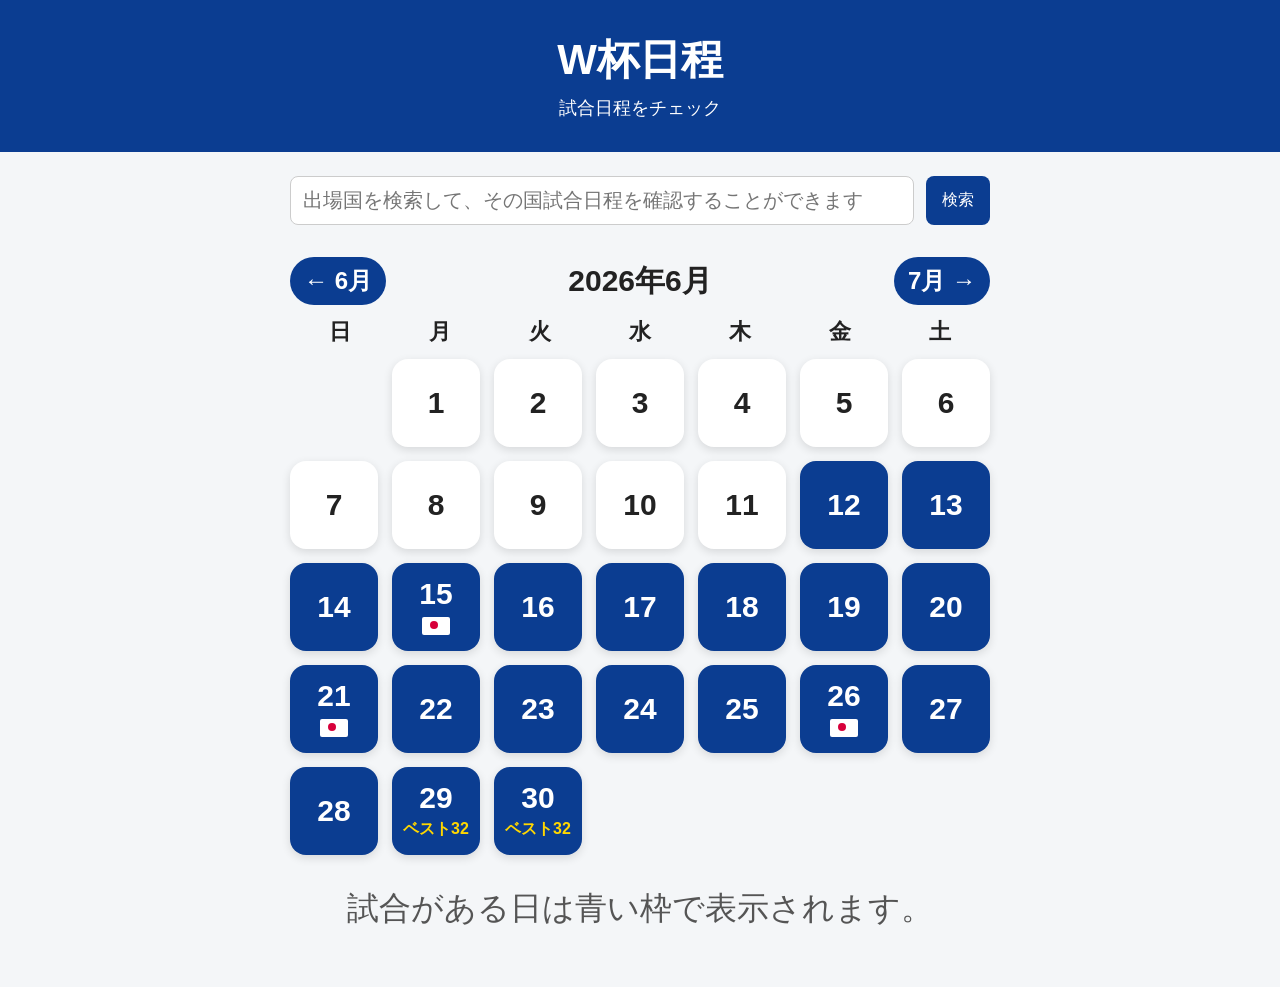
<file: index.html>
<!DOCTYPE html>
<html lang="ja">
<head>
  <meta charset="UTF-8" />
  <link rel="icon" href="favicon.png">
  <meta
  name="description"
  content="2026年W杯の試合日程をカレンダー形式で確認できるアプリ。日本代表、決勝トーナメント、国別検索に対応。"
  />
  <title>2026年W杯試合日程カレンダー｜日本代表・決勝トーナメント対応</title>
  <link rel="stylesheet" href="style.css" />
</head>
<body>
  <header class="app-header">
    <h1>W杯日程</h1>
    <p>試合日程をチェック</p>
  </header>

  <main class="app-main">
    <section class="search-area">
      <div class="search-wrapper">
        <input
          type="text"
          id="teamSearchInput"
          placeholder="出場国を検索して、その国試合日程を確認することができます"
          list="teamList"
        />

        <datalist id="teamList"></datalist>

      </div>

      <button id="teamSearchButton">
        検索
      </button>
    </section>

    <section class="calendar-area">
      <div class="month-nav">
        <button id="prevMonthButton">← 6月</button>
        <h2 id="monthTitle">2026年7月</h2>
        <button id="nextMonthButton">7月 →</button>
      </div>

      <div class="week-row">
        <div>日</div>
        <div>月</div>
        <div>火</div>
        <div>水</div>
        <div>木</div>
        <div>金</div>
        <div>土</div>
      </div>

      <div id="calendarGrid" class="calendar-grid">
        <!-- JSで日付生成 -->
      </div>
      <div class="explanation">
        <p>試合がある日は青い枠で表示されます。</p>
      </div>
    </section>
  </main>

  <script src="index.js"></script>
</body>
</html>
</file>
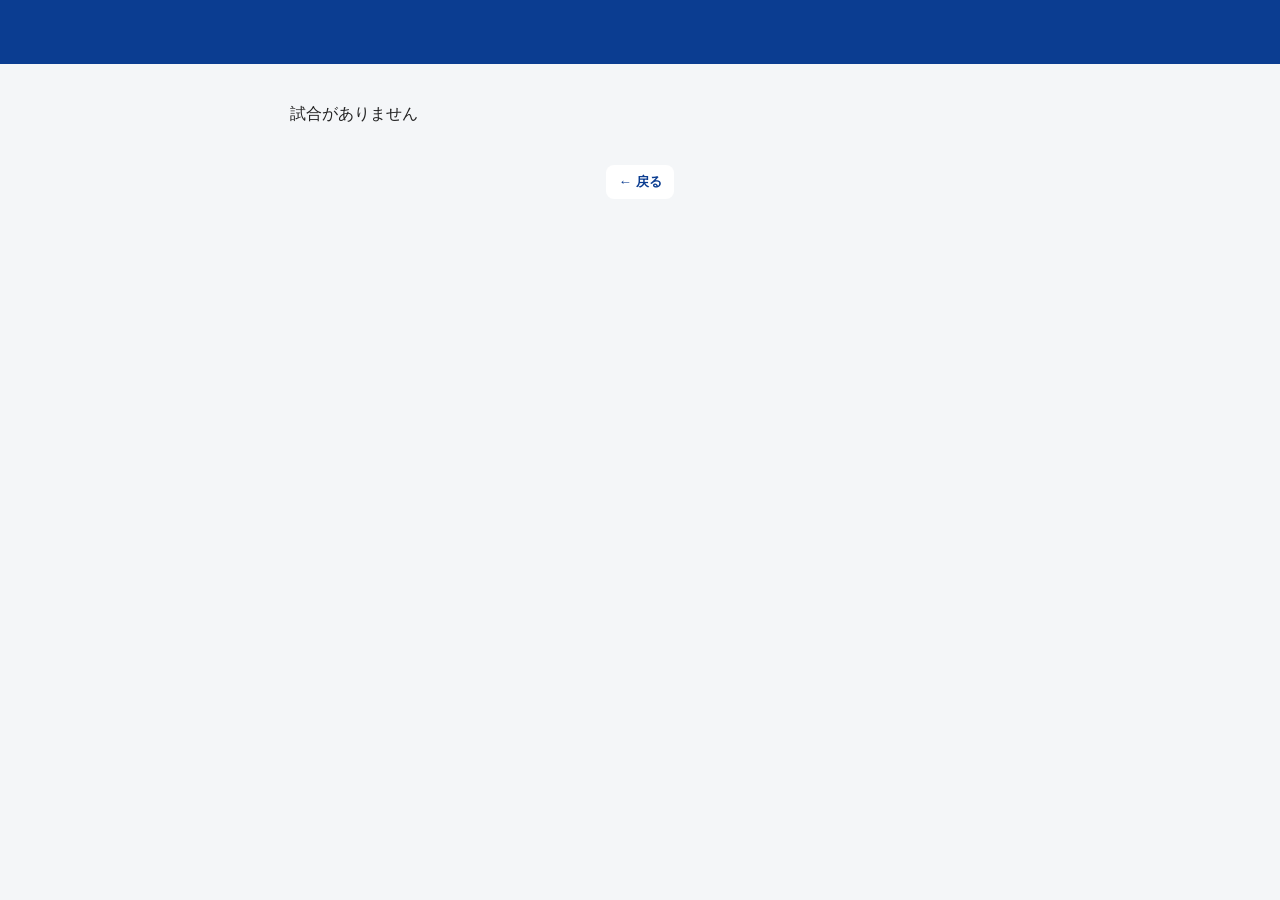
<file: day.html>
<!DOCTYPE html>
<html lang="ja">
<head>
  <meta charset="UTF-8" />
  <meta name="viewport" content="width=device-width, initial-scale=1.0" />
  <title>試合詳細</title>
  <link rel="stylesheet" href="style.css" />
</head>
<body>
  <header class="app-header">
    <h1 id="pageTitle">試合日程</h1>
  </header>

  <main class="app-main">
    <div id="matchList"></div>
  </main>

  <button id="backButton" class="back-button">
    ← 戻る
  </button>

  <script src="day.js"></script>
</body>
</html>
</file>
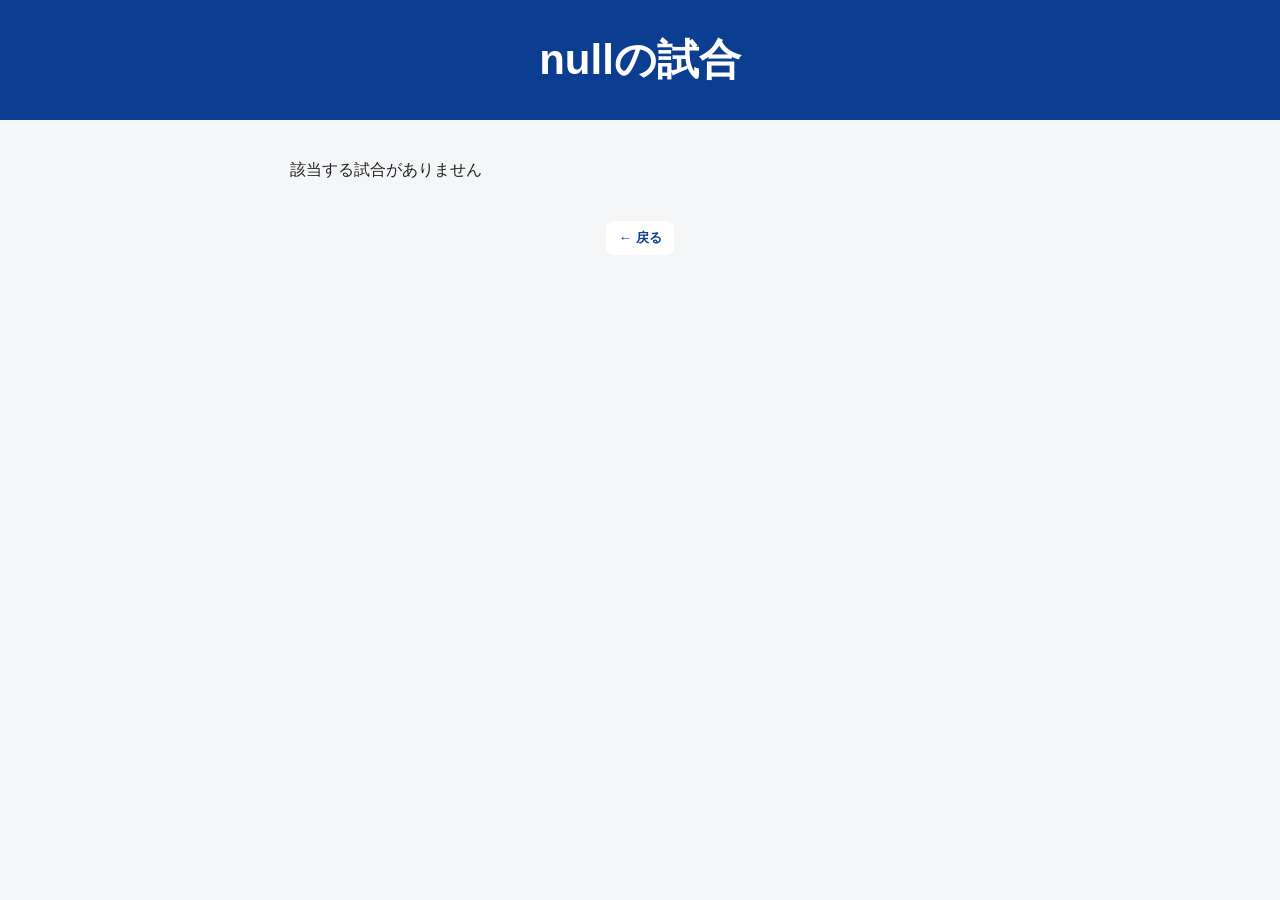
<file: team.html>
<!DOCTYPE html>
<html lang="ja">
<head>
  <meta charset="UTF-8" />
  <meta name="viewport" content="width=device-width, initial-scale=1.0" />
  <title>国別日程</title>
  <link rel="stylesheet" href="style.css" />
</head>
<body>
  <header class="app-header">
    <h1 id="pageTitle">国別日程</h1>
  </header>

  <main class="app-main">
    <div id="matchList"></div>
  </main>

  <button id="backButton" class="back-button">← 戻る</button>

  <script src="team.js"></script>
</body>
</html>
</file>
<file: style.css>
body {
  margin: 0;
  font-family: Arial, sans-serif;
  background: #f4f6f8;
  color: #222;
}

.app-header {
  background: #0b3d91;
  color: white;
  padding: 32px 20px;
  text-align: center;
}

.app-header h1 {
  margin: 0;
  font-size: 42px;
}

.app-header p {
  margin: 8px 0 0;
  font-size: 18px;
}

.app-main {
  max-width: 700px;
  margin: 0 auto;
  padding: 24px;
}

.search-area {
  display: flex;
  gap: 12px;
  margin-bottom: 32px;
}

.search-area input {
  flex: 1;
  padding: 16px 20px;
  font-size: 18px;
  border: 1px solid #ccc;
  border-radius: 12px;
}

.search-wrapper input {
  width: 100%;
  padding: 12px;
  font-size: 20px;
  border: 1px solid #ccc;
  border-radius: 8px;
  box-sizing: border-box;
}

.search-area button {
  padding: 12px 16px;
  font-size: 16px;
  border: none;
  border-radius: 8px;
  background: #0b3d91;
  color: white;
  flex-shrink: 0;
}

.calendar-area h2 {
  font-size: 32px;
  margin-bottom: 20px;
}

.calendar-list {
  display: flex;
  flex-direction: column;
  gap: 12px;
}

.date-card {
  background: white;
  padding: 16px;
  border-radius: 12px;
  box-shadow: 0 2px 8px rgba(0,0,0,0.08);
}

.date-card h3 {
  margin: 0 0 8px;
  font-size: 18px;
}

.date-card p {
  margin: 0;
  font-size: 14px;
  color: #555;
}

.week-row {
  display: grid;
  grid-template-columns: repeat(7, 1fr);
  text-align: center;
  font-size: 22px;
  margin-bottom: 12px;
  font-weight: bold;
}

.calendar-grid {
  display: grid;
  grid-template-columns: repeat(7, 1fr);
  gap: 14px;
}

.day-card {
  aspect-ratio: 1;
  background: white;
  border-radius: 16px;
  font-size: 28px;
  display: flex;
  flex-direction: column;
  align-items: center;
  justify-content: center;
  font-weight: bold;
  box-shadow: 0 3px 10px rgba(0,0,0,0.12);
  position: relative;
  cursor: pointer;
}

.day-card.has-match {
  background: #0b3d91;
  color: white;
}

.day-number {
  font-size: 30px;
  line-height: 1;
}

.flag {
  font-size: 20px;
  line-height: 1;
  margin-top: 6px;
}

.japan-flag {
  width: 28px;
  height: 18px;
  background: white;
  border-radius: 2px;
  margin-top: 8px;
  position: relative;
}

.japan-flag::before {
  content: "";
  width: 8px;
  height: 8px;
  background: #d7003a;
  border-radius: 50%;
  position: absolute;
  top: 4px;
  left: 8px;
}

.match-card {
  background: white;
  border-radius: 12px;
  padding: 24px 20px;
  margin-bottom: 12px;
  text-align: center;
  box-shadow: 0 2px 8px rgba(0,0,0,0.08);
}

.match-date {
  font-size: 16px;
  margin-bottom: 6px;
}

.match-time {
  font-size: 15px;
  margin-bottom: 10px;
}

.match-teams {
  display: flex;
  flex-direction: column;
  align-items: center;
  gap: 12px;
  margin-top: 12px;
}

.team {
  display: flex;
  align-items: center;
  gap: 10px;
}

.flag-image {
  width: 42px;
  height: auto;
  border-radius: 4px;
  box-shadow: 0 1px 4px rgba(0,0,0,0.15);
}

.team span {
  font-size: 24px;
  font-weight: bold;
}

.vs {
  font-size: 22px;
  font-weight: bold;
}

.back-button {
  display: block;
  margin: 0 auto 12px;
  background: white;
  color: #0b3d91;
  border: none;
  border-radius: 8px;
  padding: 8px 12px;
  font-weight: bold;
}

.search-wrapper {
  position: relative;
  flex: 1;
}

.suggest-list {
  position: absolute;
  top: 48px;
  left: 0;
  right: 0;
  background: white;
  border-radius: 8px;
  box-shadow: 0 2px 8px rgba(0,0,0,0.12);
  overflow: hidden;
  z-index: 10;
}

.suggest-item {
  padding: 12px;
  border-bottom: 1px solid #eee;
  cursor: pointer;
}

.suggest-item:hover {
  background: #f0f4ff;
}

.suggest-item:last-child {
  border-bottom: none;
}

.month-nav {
  display: flex;
  align-items: center;
  justify-content: space-between;
  margin-bottom: 12px;
}

.month-nav h2 {
  margin: 0;
  font-size: 30px;
}

.month-nav button {
  border: none;
  background: #0b3d91;
  color: white;
  padding: 8px 14px;
  border-radius: 999px;
  font-weight: bold;
  cursor: pointer;
  font-size: 24px;
}

.knockout-label {
  margin-top: 6px;
  font-size: 16px;
  font-weight: bold;
  color: gold;
}

.explanation {
  margin-top: 16px;
  font-size: 32px;
  color: #555;
  text-align: center;
}

.search-area select {
  flex: 1;
  padding: 16px;
  font-size: 18px;
  border: 1px solid #ccc;
  border-radius: 12px;
  text-align: center;
}

.match-group {
  font-size: 16px;
  font-weight: bold;
  margin-bottom: 8px;
}
</file>
